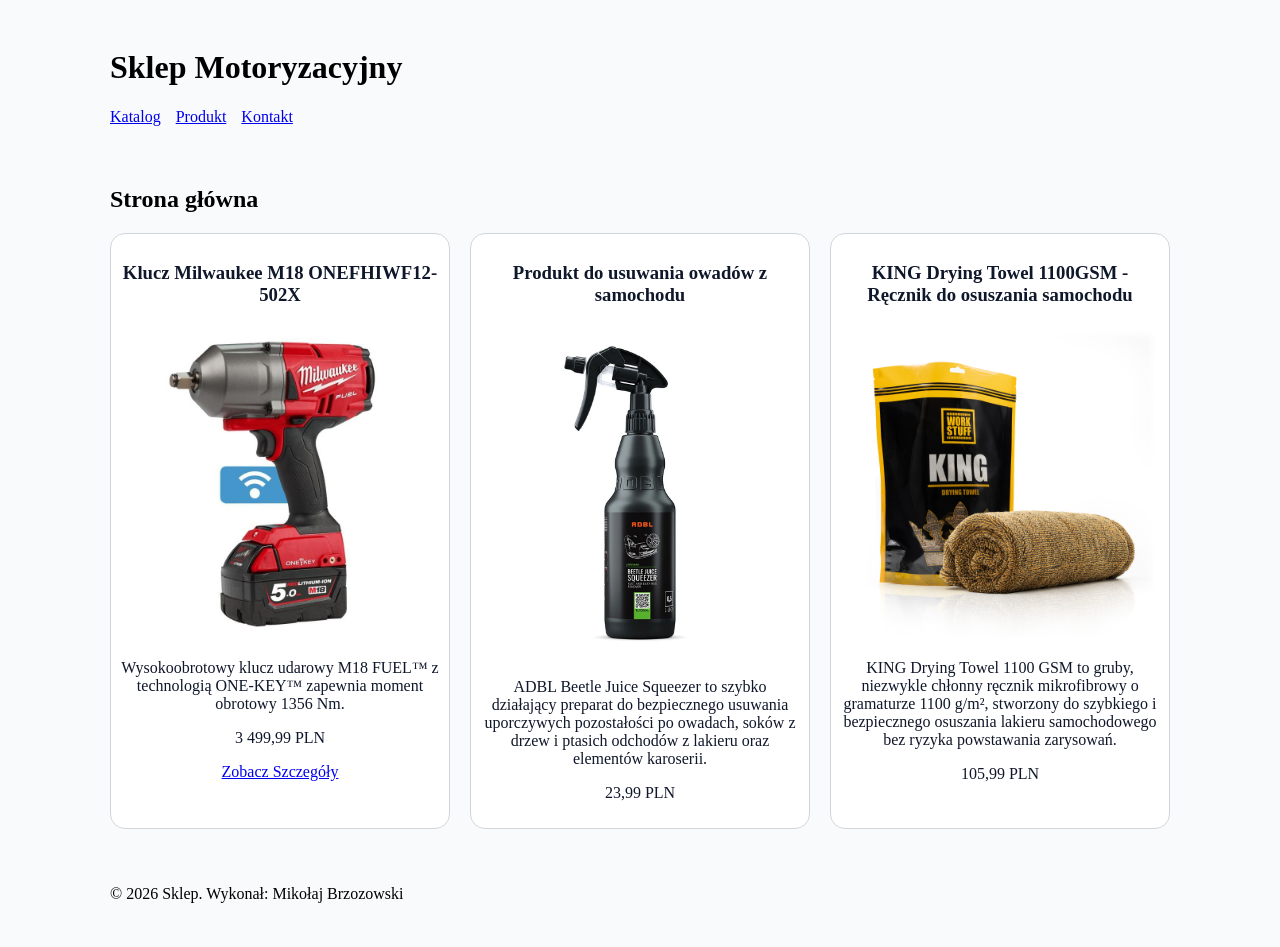
<file: lab1/index.html>
<!DOCTYPE html>
<html lang="pl">
<head>
    <meta charset="UTF-8">
    <meta name="viewport" content="width=device-width, initial-scale=1.0">
    <title>Sklep</title>
    <link rel="stylesheet" href="css/style.css">

</head>
<body>
<header>
    <h1>Sklep Motoryzacyjny</h1>
    <nav>
        <a href="index.html" aria-current="page">Katalog</a>
        <a href="produkt.html">Produkt</a>
        <a href="kontakt.html">Kontakt</a>
    </nav>
</header>
<main>
    <h2>Strona główna</h2>
    <div class="katalog">
        <article class="karta">
            <h3>Klucz Milwaukee M18 ONEFHIWF12-502X</h3>
            <img src="img/MILWAUKEE_M18_ONEFHIWF12-502X.jpg"
                 alt="Czerwono-czarny akumulatorowy klucz udarowy Milwaukee M18 FUEL z podpiętą baterią 5.0 Ah i niebieskim symbolem łączności" width="800" height="800">
            <p> Wysokoobrotowy klucz udarowy M18 FUEL™ z technologią ONE-KEY™ zapewnia moment obrotowy 1356 Nm.</p>
            <p>3 499,99 PLN</p>
            <a href="produkt.html">Zobacz Szczegóły</a>
        </article>
        <article class="karta">
            <h3>Produkt do usuwania owadów z samochodu</h3>
            <img src="img/ADBL_BEETLE_JUICE_SQUEEZER.jpg"
                 alt="Czarna butelka ze spryskiwaczem płynu ADBL Beetle Juice Squeezer do usuwania owadów" width="1000" height="1060">
            <p>ADBL Beetle Juice Squeezer to szybko działający preparat do bezpiecznego usuwania uporczywych pozostałości po owadach, soków z drzew i ptasich odchodów z lakieru oraz elementów karoserii.</p>
            <p>23,99 PLN</p>
        </article>
        <article class="karta">
            <h3>KING Drying Towel 1100GSM - Ręcznik do osuszania samochodu</h3>
            <img src="img/king_towell_1100gsm.jpeg" alt="Zrolowany puszysty ręcznik z mikrofibry obok czarno-żółtego opakowania Work Stuff King Drying Towel" width="1600" height="1600">
            <p>KING Drying Towel 1100 GSM to gruby, niezwykle chłonny ręcznik mikrofibrowy o gramaturze 1100 g/m², stworzony do szybkiego i bezpiecznego osuszania lakieru samochodowego bez ryzyka powstawania zarysowań.</p>
            <p>105,99 PLN</p>
        </article>
    </div>
</main>
<footer>
    <p>&copy; 2026 Sklep. Wykonał: Mikołaj Brzozowski</p>
</footer>
</body>
</html>
</file>
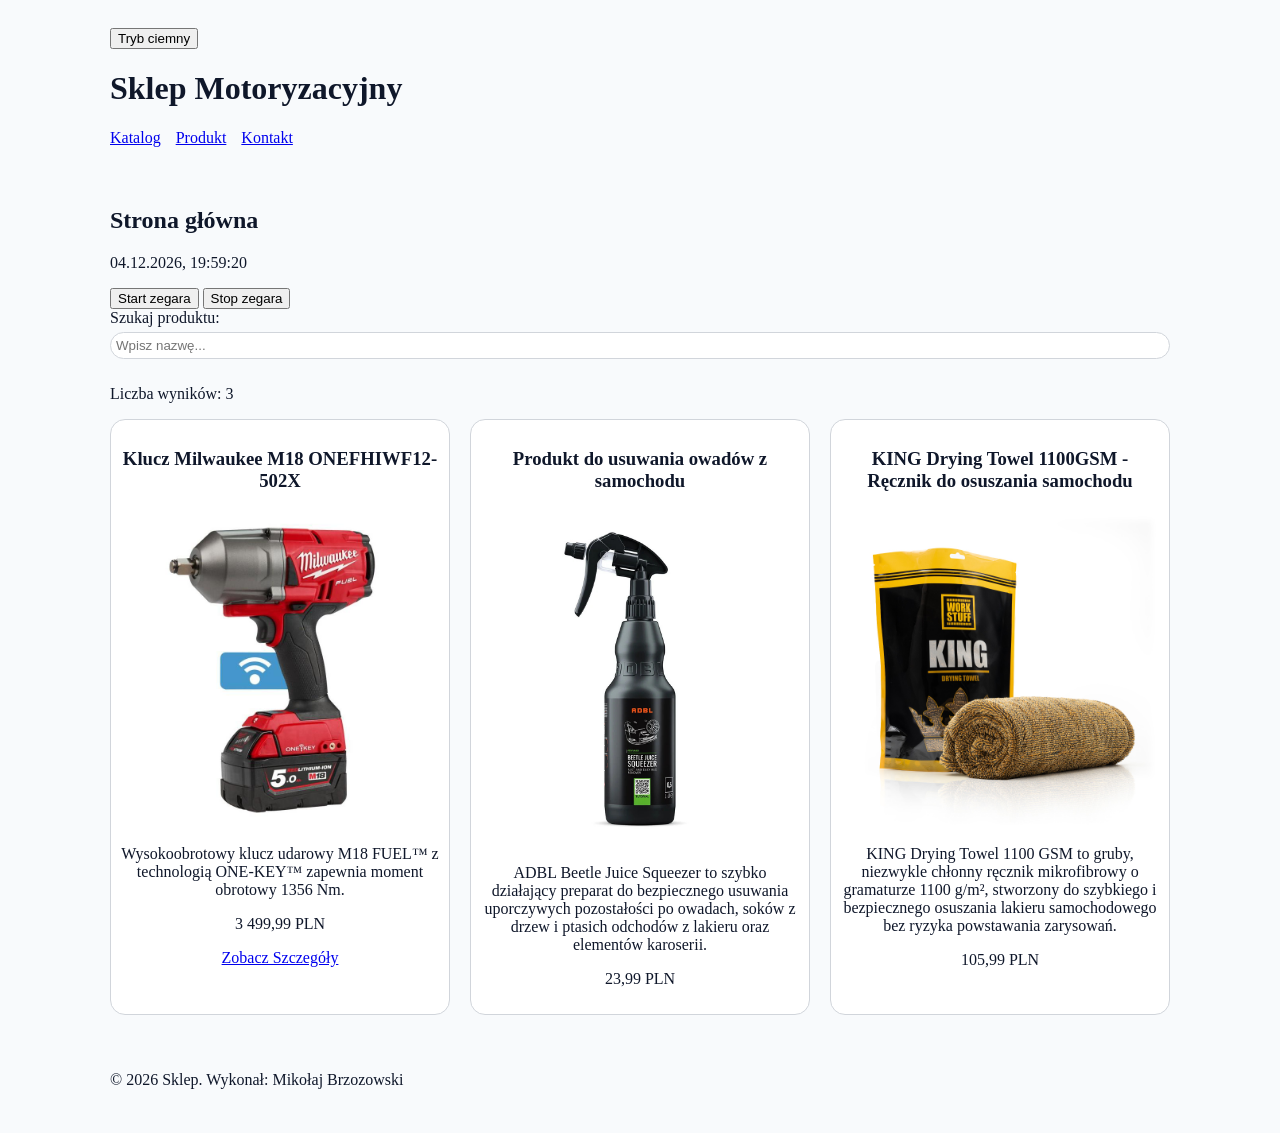
<file: lab2/index.html>
<!DOCTYPE html>
<html lang="pl">
<head>
    <meta charset="UTF-8">
    <meta name="viewport" content="width=device-width, initial-scale=1.0">
    <title>Sklep</title>
    <link rel="stylesheet" href="css/style.css">
    <script src="js/main.js" defer></script>

</head>
<body>
<header>
    <button type="button" id="theme-button" aria-pressed="false">Tryb ciemny</button>
    <h1>Sklep Motoryzacyjny</h1>
    <nav>
        <a href="index.html" aria-current="page">Katalog</a>
        <a href="produkt.html">Produkt</a>
        <a href="kontakt.html">Kontakt</a>
    </nav>
</header>
<main>
    <h2>Strona główna</h2>
    <p id="zegar-wyswietlacz"></p>
    <button type="button" id="start-zegara">Start zegara</button>
    <button type="button" id="stop-zegara">Stop zegara</button>
    <section class="wyszukiwarka-produktow">
        <label for="szukaj-produktu">Szukaj produktu:</label>
        <input type="search" id="szukaj-produktu" placeholder="Wpisz nazwę...">
        <div aria-live="polite" id="obszar-komunikatow">
            <p>Liczba wyników: <span id="licznik-wynikow"></span></p>
            <p id="brak-wynikow" hidden>Brak produktów pasujących do wyszukiwania.</p>
        </div>
    </section>
    <div class="katalog">
        <article class="karta">
            <h3>Klucz Milwaukee M18 ONEFHIWF12-502X</h3>
            <img src="img/MILWAUKEE_M18_ONEFHIWF12-502X.jpg"
                 alt="Czerwono-czarny akumulatorowy klucz udarowy Milwaukee M18 FUEL z podpiętą baterią 5.0 Ah i niebieskim symbolem łączności" width="800" height="800">
            <p> Wysokoobrotowy klucz udarowy M18 FUEL™ z technologią ONE-KEY™ zapewnia moment obrotowy 1356 Nm.</p>
            <p>3 499,99 PLN</p>
            <a href="produkt.html">Zobacz Szczegóły</a>
        </article>
        <article class="karta">
            <h3>Produkt do usuwania owadów z samochodu</h3>
            <img src="img/ADBL_BEETLE_JUICE_SQUEEZER.jpg"
                 alt="Czarna butelka ze spryskiwaczem płynu ADBL Beetle Juice Squeezer do usuwania owadów" width="1000" height="1060">
            <p>ADBL Beetle Juice Squeezer to szybko działający preparat do bezpiecznego usuwania uporczywych pozostałości po owadach, soków z drzew i ptasich odchodów z lakieru oraz elementów karoserii.</p>
            <p>23,99 PLN</p>
        </article>
        <article class="karta">
            <h3>KING Drying Towel 1100GSM - Ręcznik do osuszania samochodu</h3>
            <img src="img/king_towell_1100gsm.jpeg" alt="Zrolowany puszysty ręcznik z mikrofibry obok czarno-żółtego opakowania Work Stuff King Drying Towel" width="1600" height="1600">
            <p>KING Drying Towel 1100 GSM to gruby, niezwykle chłonny ręcznik mikrofibrowy o gramaturze 1100 g/m², stworzony do szybkiego i bezpiecznego osuszania lakieru samochodowego bez ryzyka powstawania zarysowań.</p>
            <p>105,99 PLN</p>
        </article>
    </div>
</main>
<footer>
    <p>&copy; 2026 Sklep. Wykonał: Mikołaj Brzozowski</p>
</footer>
</body>
</html>
</file>
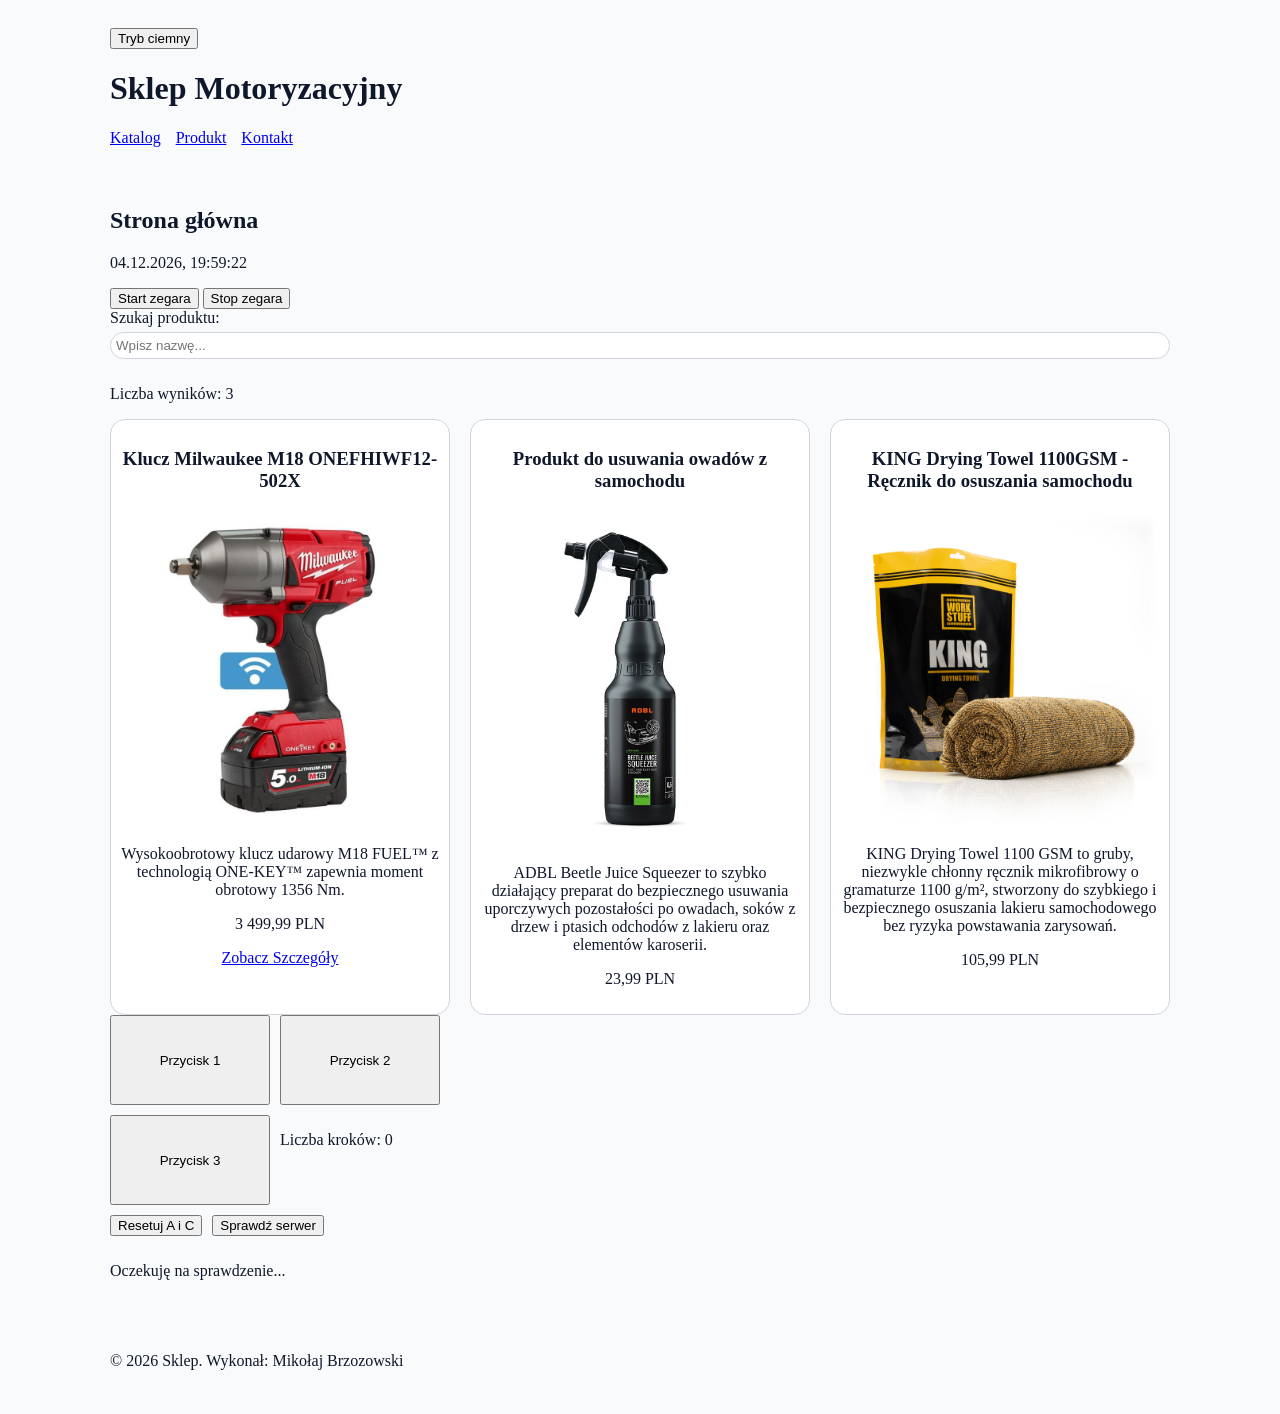
<file: lab3/index.html>
<!DOCTYPE html>
<html lang="pl">
<head>
    <meta charset="UTF-8">
    <meta name="viewport" content="width=device-width, initial-scale=1.0">
    <title>Sklep</title>
    <link rel="stylesheet" href="css/style.css">
    <script src="js/main.js" defer></script>
    <script src="vendor/jquery-4.0.0.min.js" defer></script>
    <script src="js/lab3.js" defer></script>

</head>
<body>
<header>
    <button type="button" id="theme-button" aria-pressed="false">Tryb ciemny</button>
    <h1>Sklep Motoryzacyjny</h1>
    <nav>
        <a href="index.html" aria-current="page">Katalog</a>
        <a href="produkt.html">Produkt</a>
        <a href="kontakt.html">Kontakt</a>
    </nav>
</header>
<main>
    <h2>Strona główna</h2>
    <p id="zegar-wyswietlacz"></p>
    <button type="button" id="start-zegara">Start zegara</button>
    <button type="button" id="stop-zegara">Stop zegara</button>
    <section class="wyszukiwarka-produktow">
        <label for="szukaj-produktu">Szukaj produktu:</label>
        <input type="search" id="szukaj-produktu" placeholder="Wpisz nazwę...">
        <div aria-live="polite" id="obszar-komunikatow">
            <p>Liczba wyników: <span id="licznik-wynikow"></span></p>
            <p id="brak-wynikow" hidden>Brak produktów pasujących do wyszukiwania.</p>
        </div>
    </section>
    <div class="katalog">
        <article class="karta">
            <h3>Klucz Milwaukee M18 ONEFHIWF12-502X</h3>
            <img src="img/MILWAUKEE_M18_ONEFHIWF12-502X.jpg"
                 alt="Czerwono-czarny akumulatorowy klucz udarowy Milwaukee M18 FUEL z podpiętą baterią 5.0 Ah i niebieskim symbolem łączności" width="800" height="800">
            <p> Wysokoobrotowy klucz udarowy M18 FUEL™ z technologią ONE-KEY™ zapewnia moment obrotowy 1356 Nm.</p>
            <p>3 499,99 PLN</p>
            <a href="produkt.html">Zobacz Szczegóły</a>
        </article>
        <article class="karta">
            <h3>Produkt do usuwania owadów z samochodu</h3>
            <img src="img/ADBL_BEETLE_JUICE_SQUEEZER.jpg"
                 alt="Czarna butelka ze spryskiwaczem płynu ADBL Beetle Juice Squeezer do usuwania owadów" width="1000" height="1060">
            <p>ADBL Beetle Juice Squeezer to szybko działający preparat do bezpiecznego usuwania uporczywych pozostałości po owadach, soków z drzew i ptasich odchodów z lakieru oraz elementów karoserii.</p>
            <p>23,99 PLN</p>
        </article>
        <article class="karta">
            <h3>KING Drying Towel 1100GSM - Ręcznik do osuszania samochodu</h3>
            <img src="img/king_towell_1100gsm.jpeg" alt="Zrolowany puszysty ręcznik z mikrofibry obok czarno-żółtego opakowania Work Stuff King Drying Towel" width="1600" height="1600">
            <p>KING Drying Towel 1100 GSM to gruby, niezwykle chłonny ręcznik mikrofibrowy o gramaturze 1100 g/m², stworzony do szybkiego i bezpiecznego osuszania lakieru samochodowego bez ryzyka powstawania zarysowań.</p>
            <p>105,99 PLN</p>
        </article>
    </div>
    <section class="sekcja_demo">
        <button type="button" class="przycisk_animowany" id="przycisk_1">Przycisk 1</button>
        <button type="button" class="przycisk_animowany" id="przycisk_2">Przycisk 2</button>
        <button type="button" class="przycisk_animowany" id="przycisk_3">Przycisk 3</button>
        <p id="status_krokow" role="status">Liczba kroków: 0</p>
        <button type="button" id="przycisk_reset">Resetuj A i C</button>
        <button type="button" id="przycisk_sprawdz">Sprawdź serwer</button>
        <p id="wynik_serwera" role="status">Oczekuję na sprawdzenie...</p>
    </section>
</main>
<footer>
    <p>&copy; 2026 Sklep. Wykonał: Mikołaj Brzozowski</p>
</footer>
</body>
</html>
</file>
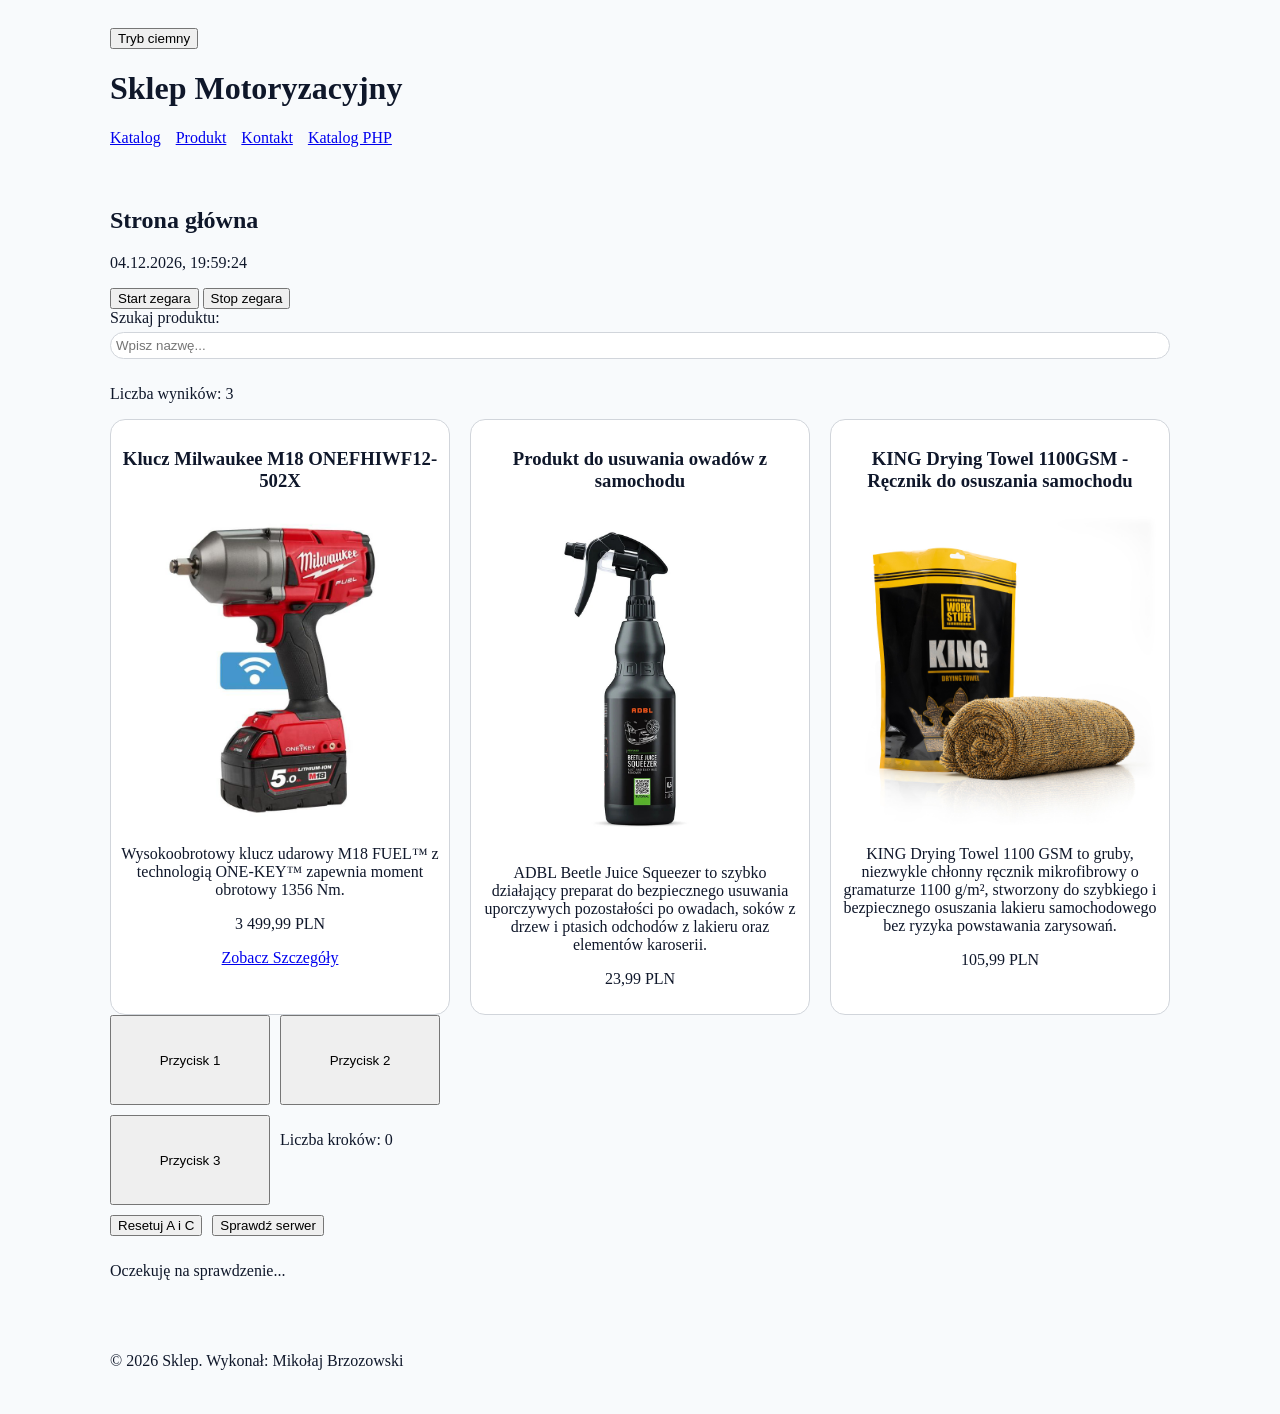
<file: lab4/index.html>
<!DOCTYPE html>
<html lang="pl">
<head>
    <meta charset="UTF-8">
    <meta name="viewport" content="width=device-width, initial-scale=1.0">
    <title>Sklep</title>
    <link rel="stylesheet" href="css/style.css">
    <script src="js/main.js" defer></script>
    <script src="vendor/jquery-4.0.0.min.js" defer></script>
    <script src="js/lab3.js" defer></script>

</head>
<body>
<header>
    <button type="button" id="theme-button" aria-pressed="false">Tryb ciemny</button>
    <h1>Sklep Motoryzacyjny</h1>
    <nav>
        <a href="index.html" aria-current="page">Katalog</a>
        <a href="html/produkt.html">Produkt</a>
        <a href="html/kontakt.html">Kontakt</a>
        <a href="lab4.php">Katalog PHP</a>
    </nav>
</header>
<main>
    <h2>Strona główna</h2>
    <p id="zegar-wyswietlacz"></p>
    <button type="button" id="start-zegara">Start zegara</button>
    <button type="button" id="stop-zegara">Stop zegara</button>
    <section class="wyszukiwarka-produktow">
        <label for="szukaj-produktu">Szukaj produktu:</label>
        <input type="search" id="szukaj-produktu" placeholder="Wpisz nazwę...">
        <div aria-live="polite" id="obszar-komunikatow">
            <p>Liczba wyników: <span id="licznik-wynikow"></span></p>
            <p id="brak-wynikow" hidden>Brak produktów pasujących do wyszukiwania.</p>
        </div>
    </section>
    <div class="katalog">
        <article class="karta">
            <h3>Klucz Milwaukee M18 ONEFHIWF12-502X</h3>
            <img src="img/MILWAUKEE_M18_ONEFHIWF12-502X.jpg"
                 alt="Czerwono-czarny akumulatorowy klucz udarowy Milwaukee M18 FUEL z podpiętą baterią 5.0 Ah i niebieskim symbolem łączności" width="800" height="800">
            <p> Wysokoobrotowy klucz udarowy M18 FUEL™ z technologią ONE-KEY™ zapewnia moment obrotowy 1356 Nm.</p>
            <p>3 499,99 PLN</p>
            <a href="html/produkt.html">Zobacz Szczegóły</a>
        </article>
        <article class="karta">
            <h3>Produkt do usuwania owadów z samochodu</h3>
            <img src="img/ADBL_BEETLE_JUICE_SQUEEZER.jpg"
                 alt="Czarna butelka ze spryskiwaczem płynu ADBL Beetle Juice Squeezer do usuwania owadów" width="1000" height="1060">
            <p>ADBL Beetle Juice Squeezer to szybko działający preparat do bezpiecznego usuwania uporczywych pozostałości po owadach, soków z drzew i ptasich odchodów z lakieru oraz elementów karoserii.</p>
            <p>23,99 PLN</p>
        </article>
        <article class="karta">
            <h3>KING Drying Towel 1100GSM - Ręcznik do osuszania samochodu</h3>
            <img src="img/king_towell_1100gsm.jpeg" alt="Zrolowany puszysty ręcznik z mikrofibry obok czarno-żółtego opakowania Work Stuff King Drying Towel" width="1600" height="1600">
            <p>KING Drying Towel 1100 GSM to gruby, niezwykle chłonny ręcznik mikrofibrowy o gramaturze 1100 g/m², stworzony do szybkiego i bezpiecznego osuszania lakieru samochodowego bez ryzyka powstawania zarysowań.</p>
            <p>105,99 PLN</p>
        </article>
    </div>
    <section class="sekcja_demo">
        <button type="button" class="przycisk_animowany" id="przycisk_1">Przycisk 1</button>
        <button type="button" class="przycisk_animowany" id="przycisk_2">Przycisk 2</button>
        <button type="button" class="przycisk_animowany" id="przycisk_3">Przycisk 3</button>
        <p id="status_krokow" role="status">Liczba kroków: 0</p>
        <button type="button" id="przycisk_reset">Resetuj A i C</button>
        <button type="button" id="przycisk_sprawdz">Sprawdź serwer</button>
        <p id="wynik_serwera" role="status">Oczekuję na sprawdzenie...</p>
    </section>
</main>
<footer>
    <p>&copy; 2026 Sklep. Wykonał: Mikołaj Brzozowski</p>
</footer>
</body>
</html>
</file>
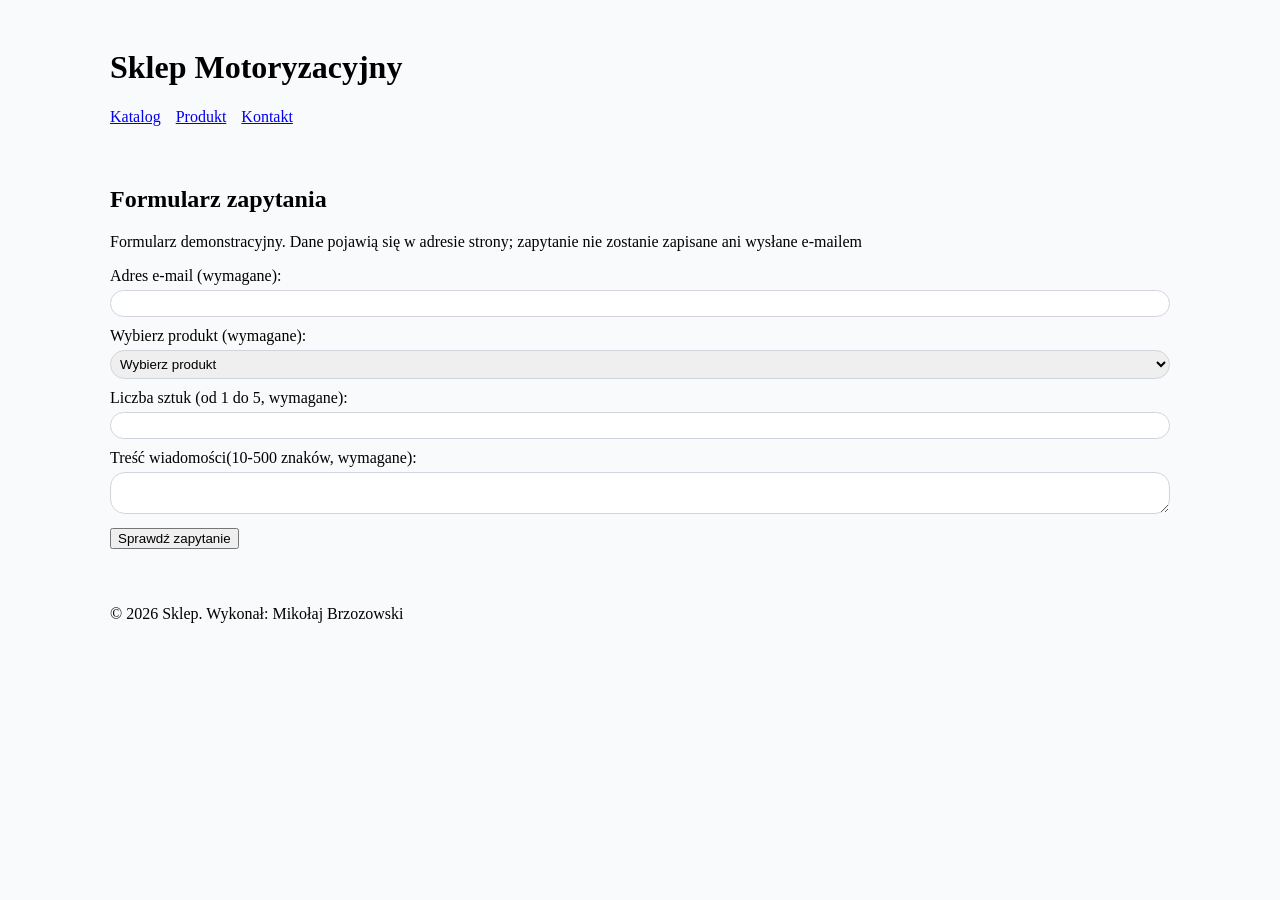
<file: lab1/kontakt.html>
<!DOCTYPE html>
<html lang="pl">
<head>
    <meta charset="UTF-8">
    <meta name="viewport" content="width=device-width, initial-scale=1.0">
    <title>Kontakt</title>
    <link rel="stylesheet" href="css/style.css">

</head>
<body>
<header>
    <h1>Sklep Motoryzacyjny</h1>
    <nav>
        <a href="index.html">Katalog</a>
        <a href="produkt.html">Produkt</a>
        <a href="kontakt.html" aria-current="page">Kontakt</a>
    </nav>
</header>
<main>
    <h2>Formularz zapytania</h2>
    <p>Formularz demonstracyjny. Dane pojawią się w adresie strony; zapytanie nie zostanie zapisane ani wysłane e-mailem</p>
    <form method="get" action="kontakt.html">
        <label for="email"> Adres e-mail (wymagane): </label>
        <input id="email" type="email" name="email" required>
        <label for="produkt">Wybierz produkt (wymagane): </label>
        <select id="produkt" name="produkt" required>
            <option value="">Wybierz produkt</option>
            <option value="KluczMilwaukee">Klucz Milwaukee M18 ONEFHIWF12-502X</option>
            <option value="ADBL">ADBL Beetle Juice Squeezer</option>
            <option value="KING">KING Drying Towel 1100GSM</option>
        </select>
        <label for="ilosc">Liczba sztuk (od 1 do 5, wymagane):</label>
        <input id="ilosc" type="number" name="ilosc" required min="1" max="5" step="1">
        <label for="wiadomosc">Treść wiadomości(10-500 znaków, wymagane):</label>
        <textarea id="wiadomosc" name="wiadomosc" required minlength="10" maxlength="500"></textarea>
        <button type="submit">Sprawdź zapytanie</button>

    </form>
</main>
<footer>
    <p>&copy; 2026 Sklep. Wykonał: Mikołaj Brzozowski</p>
</footer>
</body>
</html>
</file>
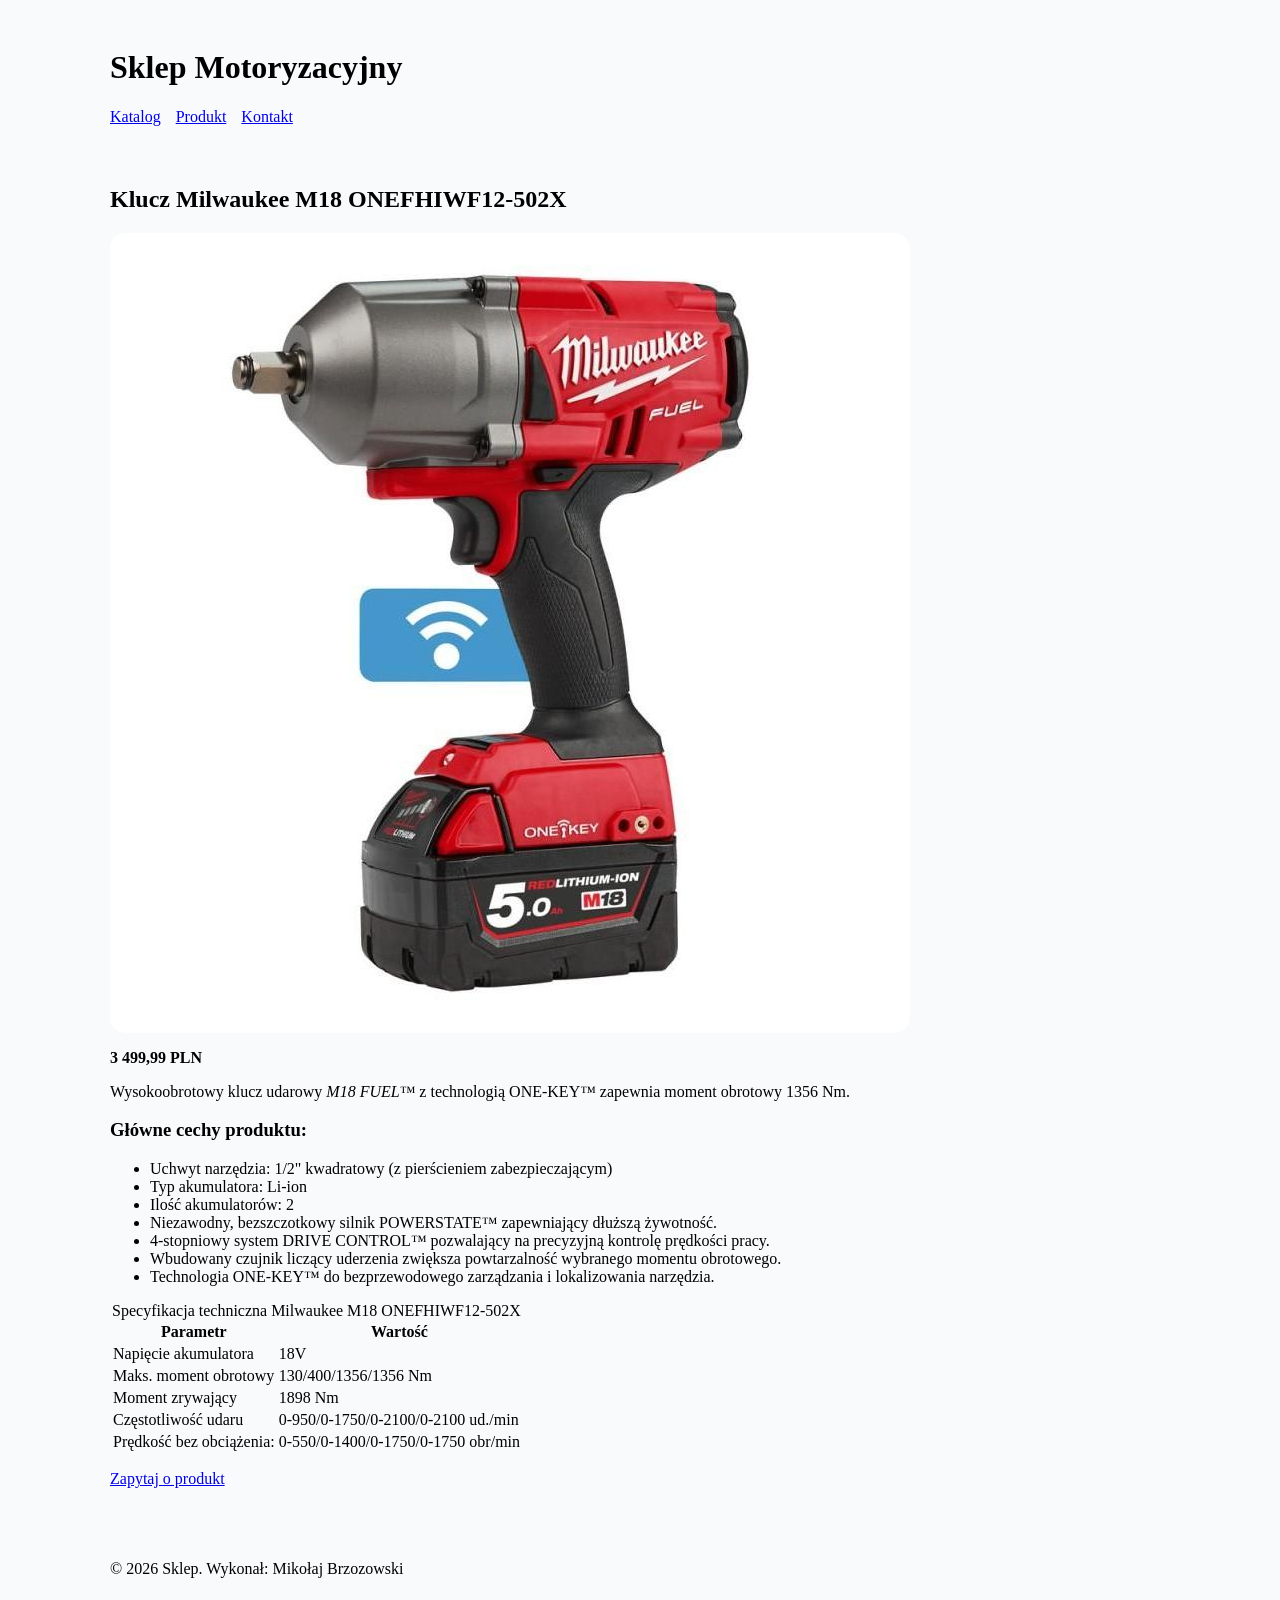
<file: lab1/produkt.html>
<!DOCTYPE html>
<html lang="pl">
<head>
    <meta charset="UTF-8">
    <meta name="viewport" content="width=device-width, initial-scale=1.0">
    <title>Produkt</title>
    <link rel="stylesheet" href="css/style.css">

</head>
<body>
<header>
    <h1>Sklep Motoryzacyjny</h1>
    <nav>
        <a href="index.html">Katalog</a>
        <a href="produkt.html" aria-current="page">Produkt</a>
        <a href="kontakt.html">Kontakt</a>
    </nav>
</header>
<main>
    <h2>Klucz Milwaukee M18 ONEFHIWF12-502X</h2>
    <img src="img/MILWAUKEE_M18_ONEFHIWF12-502X.jpg" alt="Czerwono-czarny akumulatorowy klucz udarowy Milwaukee M18 FUEL z podpiętą baterią 5.0 Ah i niebieskim symbolem łączności" width="800" height="800">
    <p><strong>3 499,99 PLN</strong></p>
    <p>Wysokoobrotowy klucz udarowy <em>M18 FUEL™</em> z technologią ONE-KEY™ zapewnia moment obrotowy 1356 Nm.</p>
    <h3>Główne cechy produktu:</h3>
    <ul>
        <li>Uchwyt narzędzia: 1/2" kwadratowy (z pierścieniem zabezpieczającym)</li>
        <li>Typ akumulatora: Li-ion</li>
        <li>Ilość akumulatorów: 2</li>
        <li>Niezawodny, bezszczotkowy silnik POWERSTATE™ zapewniający dłuższą żywotność.</li>
        <li>4-stopniowy system DRIVE CONTROL™ pozwalający na precyzyjną kontrolę prędkości pracy.</li>
        <li>Wbudowany czujnik liczący uderzenia zwiększa powtarzalność wybranego momentu obrotowego.</li>
        <li>Technologia ONE-KEY™ do bezprzewodowego zarządzania i lokalizowania narzędzia.</li>
    </ul>
    <table>
        <caption>Specyfikacja techniczna Milwaukee M18 ONEFHIWF12-502X</caption>
        <thead>
        <tr>
            <th scope="col">Parametr</th>
            <th scope="col">Wartość</th>
        </tr>
        </thead>
        <tbody>
        <tr>
            <td>Napięcie akumulatora</td>
            <td>18V</td>
        </tr>
        <tr>
            <td>Maks. moment obrotowy</td>
            <td>130/400/1356/1356 Nm</td>
        </tr>
        <tr>
            <td>Moment zrywający</td>
            <td>1898 Nm</td>
        </tr>
        <tr>
            <td>Częstotliwość udaru</td>
            <td>0-950/0-1750/0-2100/0-2100 ud./min</td>
        </tr>
        <tr>
            <td>Prędkość bez obciążenia:</td>
            <td>0-550/0-1400/0-1750/0-1750 obr/min</td>
        </tr>
        </tbody>
    </table>
    <p><a href="kontakt.html">Zapytaj o produkt</a></p>
</main>
<footer>
    <p>&copy; 2026 Sklep. Wykonał: Mikołaj Brzozowski</p>
</footer>
</body>
</html>
</file>
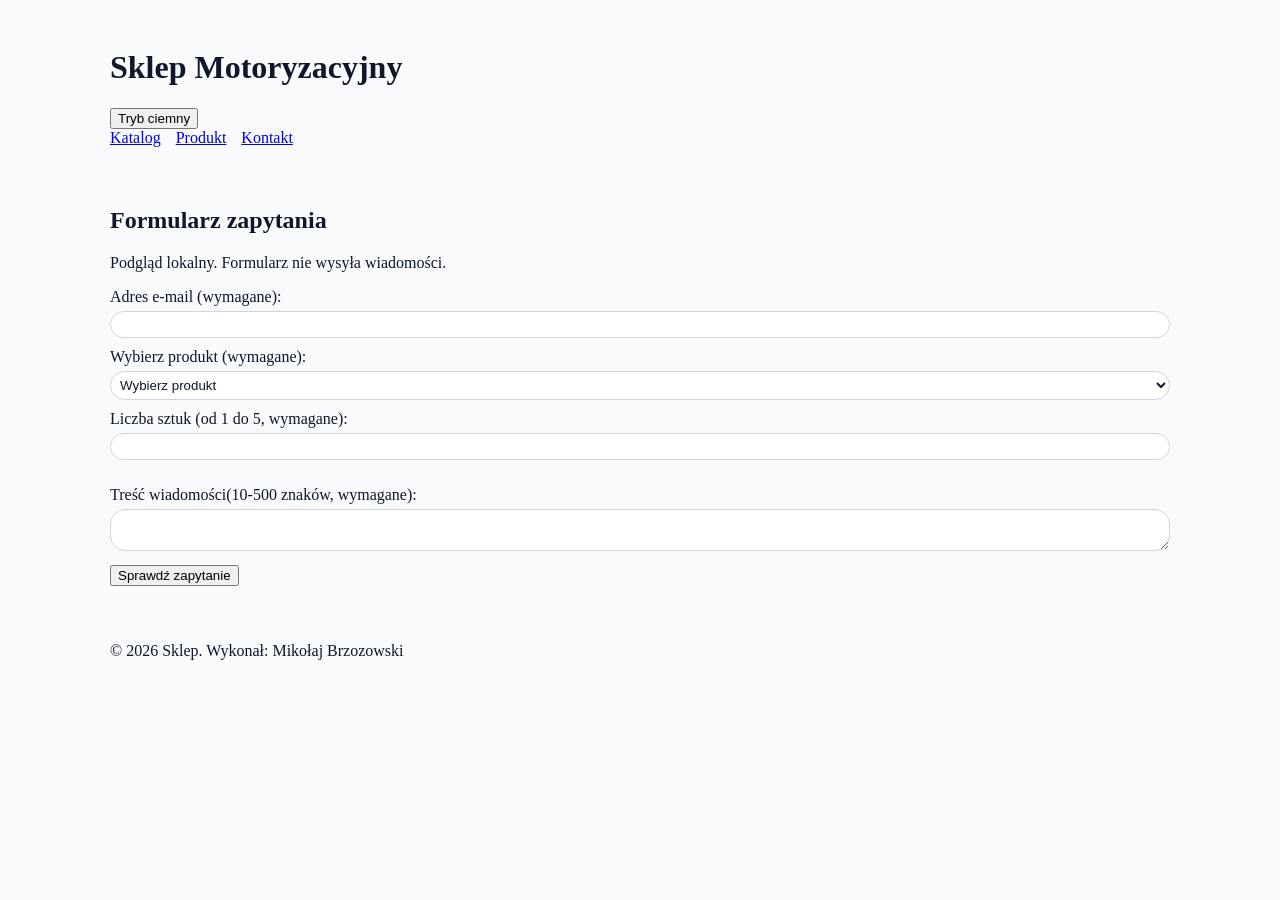
<file: lab2/kontakt.html>
<!DOCTYPE html>
<html lang="pl">
<head>
    <meta charset="UTF-8">
    <meta name="viewport" content="width=device-width, initial-scale=1.0">
    <title>Kontakt</title>
    <link rel="stylesheet" href="css/style.css">
    <script src="js/main.js" defer></script>


</head>
<body>
<header>
    <h1>Sklep Motoryzacyjny</h1>
    <button type="button" id="theme-button" aria-pressed="false">Tryb ciemny</button>
    <nav>
        <a href="index.html">Katalog</a>
        <a href="produkt.html">Produkt</a>
        <a href="kontakt.html" aria-current="page">Kontakt</a>
    </nav>
</header>
<main>
    <h2>Formularz zapytania</h2>
    <p>Podgląd lokalny. Formularz nie wysyła wiadomości.</p>
    <form id="formularz-kontaktowy">
        <label for="email"> Adres e-mail (wymagane): </label>
        <input id="email" type="email" name="email" required>
        <label for="produkt">Wybierz produkt (wymagane): </label>
        <select id="produkt" name="produkt" required>
            <option value="">Wybierz produkt</option>
            <option value="KluczMilwaukee">Klucz Milwaukee M18 ONEFHIWF12-502X</option>
            <option value="ADBL">ADBL Beetle Juice Squeezer</option>
            <option value="KING">KING Drying Towel 1100GSM</option>
        </select>
        <label for="ilosc">Liczba sztuk (od 1 do 5, wymagane):</label>
        <input id="ilosc" type="number" name="ilosc" required min="1" max="5" step="1">
        <p id="wartosc-obliczona"></p>
        <label for="wiadomosc">Treść wiadomości(10-500 znaków, wymagane):</label>
        <textarea id="wiadomosc" name="wiadomosc" required minlength="10" maxlength="500"></textarea>
        <p id="blad-wiadomosci" style="color: red;" hidden></p>
        <button type="submit">Sprawdź zapytanie</button>

    </form>
    
    <section id="podsumowanie-wysylki" hidden>
        <h3>Podsumowanie zapytania:</h3>
        <p>Produkt: <span id="out-produkt"></span></p>
        <p>Ilość: <span id="out-ilosc"></span></p>
        <p>Wartość: <span id="out-wartosc"></span></p>
        <p>Wiadomość: <span id="out-wiadomosc"></span></p>
    </section>
</main>
<footer>
    <p>&copy; 2026 Sklep. Wykonał: Mikołaj Brzozowski</p>
</footer>
</body>
</html>
</file>
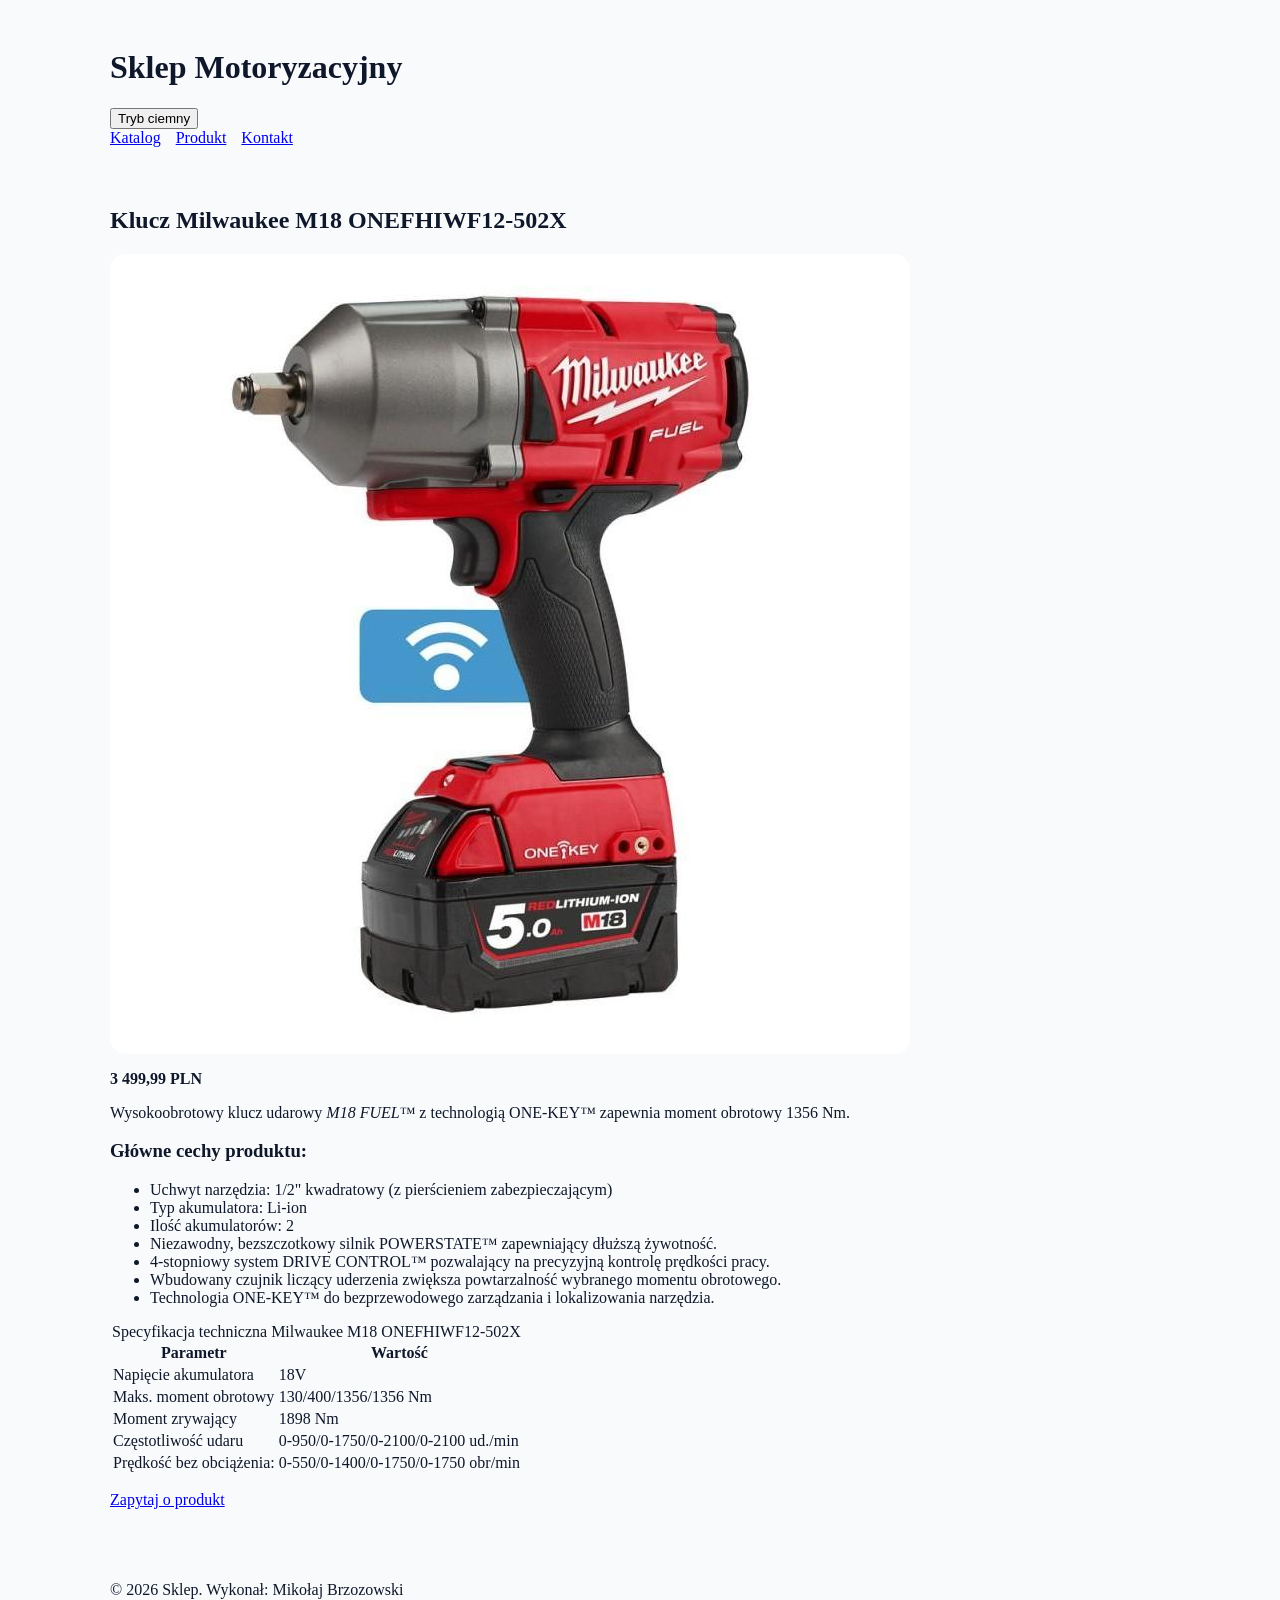
<file: lab2/produkt.html>
<!DOCTYPE html>
<html lang="pl">
<head>
    <meta charset="UTF-8">
    <meta name="viewport" content="width=device-width, initial-scale=1.0">
    <title>Produkt</title>
    <link rel="stylesheet" href="css/style.css">
    <script src="js/main.js" defer></script>


</head>
<body>
<header>
    <h1>Sklep Motoryzacyjny</h1>
    <button type="button" id="theme-button" aria-pressed="false">Tryb ciemny</button>
    <nav>
        <a href="index.html">Katalog</a>
        <a href="produkt.html" aria-current="page">Produkt</a>
        <a href="kontakt.html">Kontakt</a>
    </nav>
</header>
<main>
    <h2>Klucz Milwaukee M18 ONEFHIWF12-502X</h2>
    <img src="img/MILWAUKEE_M18_ONEFHIWF12-502X.jpg" alt="Czerwono-czarny akumulatorowy klucz udarowy Milwaukee M18 FUEL z podpiętą baterią 5.0 Ah i niebieskim symbolem łączności" width="800" height="800">
    <p><strong>3 499,99 PLN</strong></p>
    <p>Wysokoobrotowy klucz udarowy <em>M18 FUEL™</em> z technologią ONE-KEY™ zapewnia moment obrotowy 1356 Nm.</p>
    <h3>Główne cechy produktu:</h3>
    <ul>
        <li>Uchwyt narzędzia: 1/2" kwadratowy (z pierścieniem zabezpieczającym)</li>
        <li>Typ akumulatora: Li-ion</li>
        <li>Ilość akumulatorów: 2</li>
        <li>Niezawodny, bezszczotkowy silnik POWERSTATE™ zapewniający dłuższą żywotność.</li>
        <li>4-stopniowy system DRIVE CONTROL™ pozwalający na precyzyjną kontrolę prędkości pracy.</li>
        <li>Wbudowany czujnik liczący uderzenia zwiększa powtarzalność wybranego momentu obrotowego.</li>
        <li>Technologia ONE-KEY™ do bezprzewodowego zarządzania i lokalizowania narzędzia.</li>
    </ul>
    <table>
        <caption>Specyfikacja techniczna Milwaukee M18 ONEFHIWF12-502X</caption>
        <thead>
        <tr>
            <th scope="col">Parametr</th>
            <th scope="col">Wartość</th>
        </tr>
        </thead>
        <tbody>
        <tr>
            <td>Napięcie akumulatora</td>
            <td>18V</td>
        </tr>
        <tr>
            <td>Maks. moment obrotowy</td>
            <td>130/400/1356/1356 Nm</td>
        </tr>
        <tr>
            <td>Moment zrywający</td>
            <td>1898 Nm</td>
        </tr>
        <tr>
            <td>Częstotliwość udaru</td>
            <td>0-950/0-1750/0-2100/0-2100 ud./min</td>
        </tr>
        <tr>
            <td>Prędkość bez obciążenia:</td>
            <td>0-550/0-1400/0-1750/0-1750 obr/min</td>
        </tr>
        </tbody>
    </table>
    <p><a href="kontakt.html">Zapytaj o produkt</a></p>
</main>
<footer>
    <p>&copy; 2026 Sklep. Wykonał: Mikołaj Brzozowski</p>
</footer>
</body>
</html>
</file>
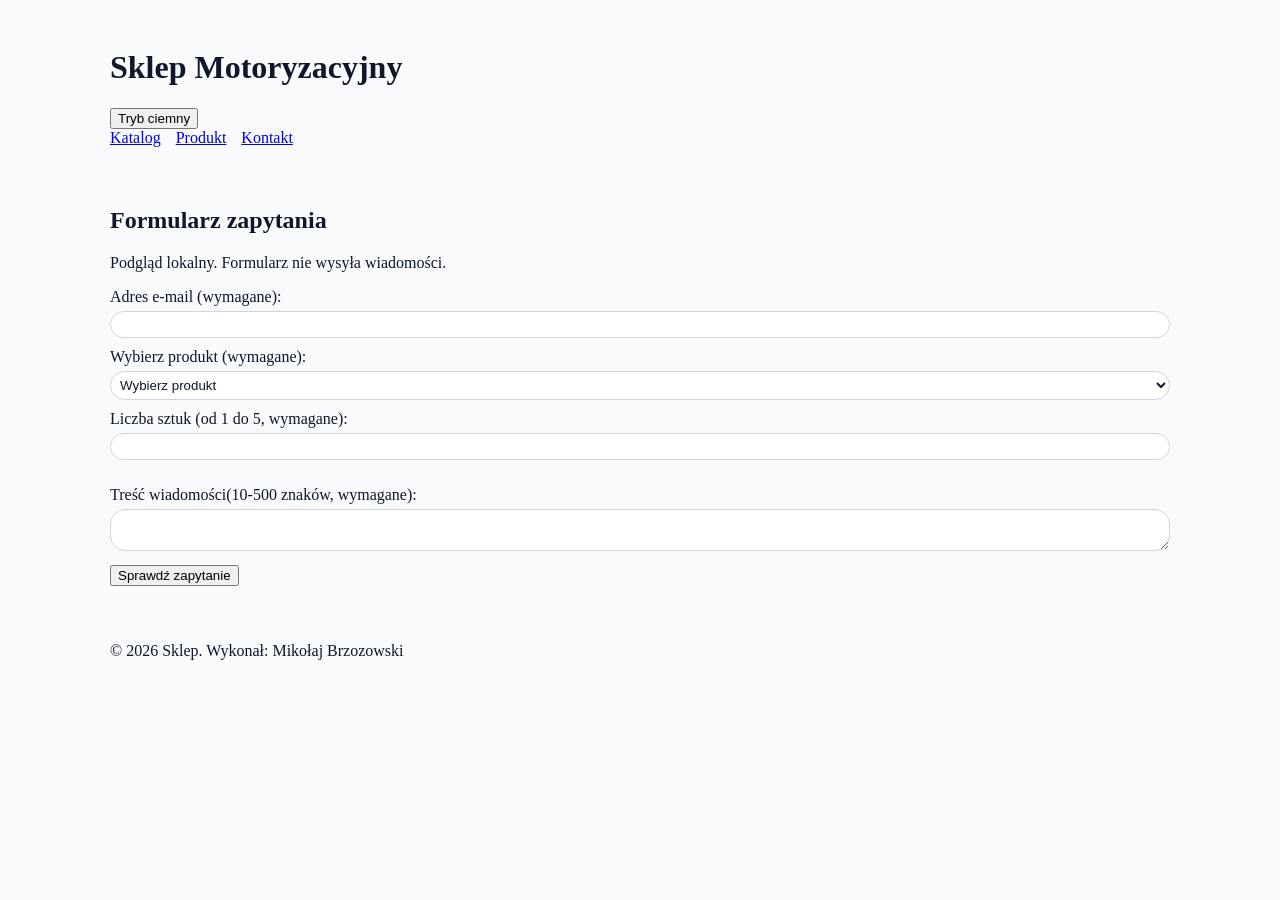
<file: lab4/html/kontakt.html>
<!DOCTYPE html>
<html lang="pl">
<head>
    <meta charset="UTF-8">
    <meta name="viewport" content="width=device-width, initial-scale=1.0">
    <title>Kontakt</title>
    <link rel="stylesheet" href="../css/style.css">
    <script src="../js/main.js" defer></script>


</head>
<body>
<header>
    <h1>Sklep Motoryzacyjny</h1>
    <button type="button" id="theme-button" aria-pressed="false">Tryb ciemny</button>
    <nav>
        <a href="../index.html">Katalog</a>
        <a href="produkt.html">Produkt</a>
        <a href="kontakt.html" aria-current="page">Kontakt</a>
    </nav>
</header>
<main>
    <h2>Formularz zapytania</h2>
    <p>Podgląd lokalny. Formularz nie wysyła wiadomości.</p>
    <form id="formularz-kontaktowy">
        <label for="email"> Adres e-mail (wymagane): </label>
        <input id="email" type="email" name="email" required>
        <label for="produkt">Wybierz produkt (wymagane): </label>
        <select id="produkt" name="produkt" required>
            <option value="">Wybierz produkt</option>
            <option value="KluczMilwaukee">Klucz Milwaukee M18 ONEFHIWF12-502X</option>
            <option value="ADBL">ADBL Beetle Juice Squeezer</option>
            <option value="KING">KING Drying Towel 1100GSM</option>
        </select>
        <label for="ilosc">Liczba sztuk (od 1 do 5, wymagane):</label>
        <input id="ilosc" type="number" name="ilosc" required min="1" max="5" step="1">
        <p id="wartosc-obliczona"></p>
        <label for="wiadomosc">Treść wiadomości(10-500 znaków, wymagane):</label>
        <textarea id="wiadomosc" name="wiadomosc" required minlength="10" maxlength="500"></textarea>
        <p id="blad-wiadomosci" style="color: red;" hidden></p>
        <button type="submit">Sprawdź zapytanie</button>

    </form>
    
    <section id="podsumowanie-wysylki" hidden>
        <h3>Podsumowanie zapytania:</h3>
        <p>Produkt: <span id="out-produkt"></span></p>
        <p>Ilość: <span id="out-ilosc"></span></p>
        <p>Wartość: <span id="out-wartosc"></span></p>
        <p>Wiadomość: <span id="out-wiadomosc"></span></p>
    </section>
</main>
<footer>
    <p>&copy; 2026 Sklep. Wykonał: Mikołaj Brzozowski</p>
</footer>
</body>
</html>
</file>
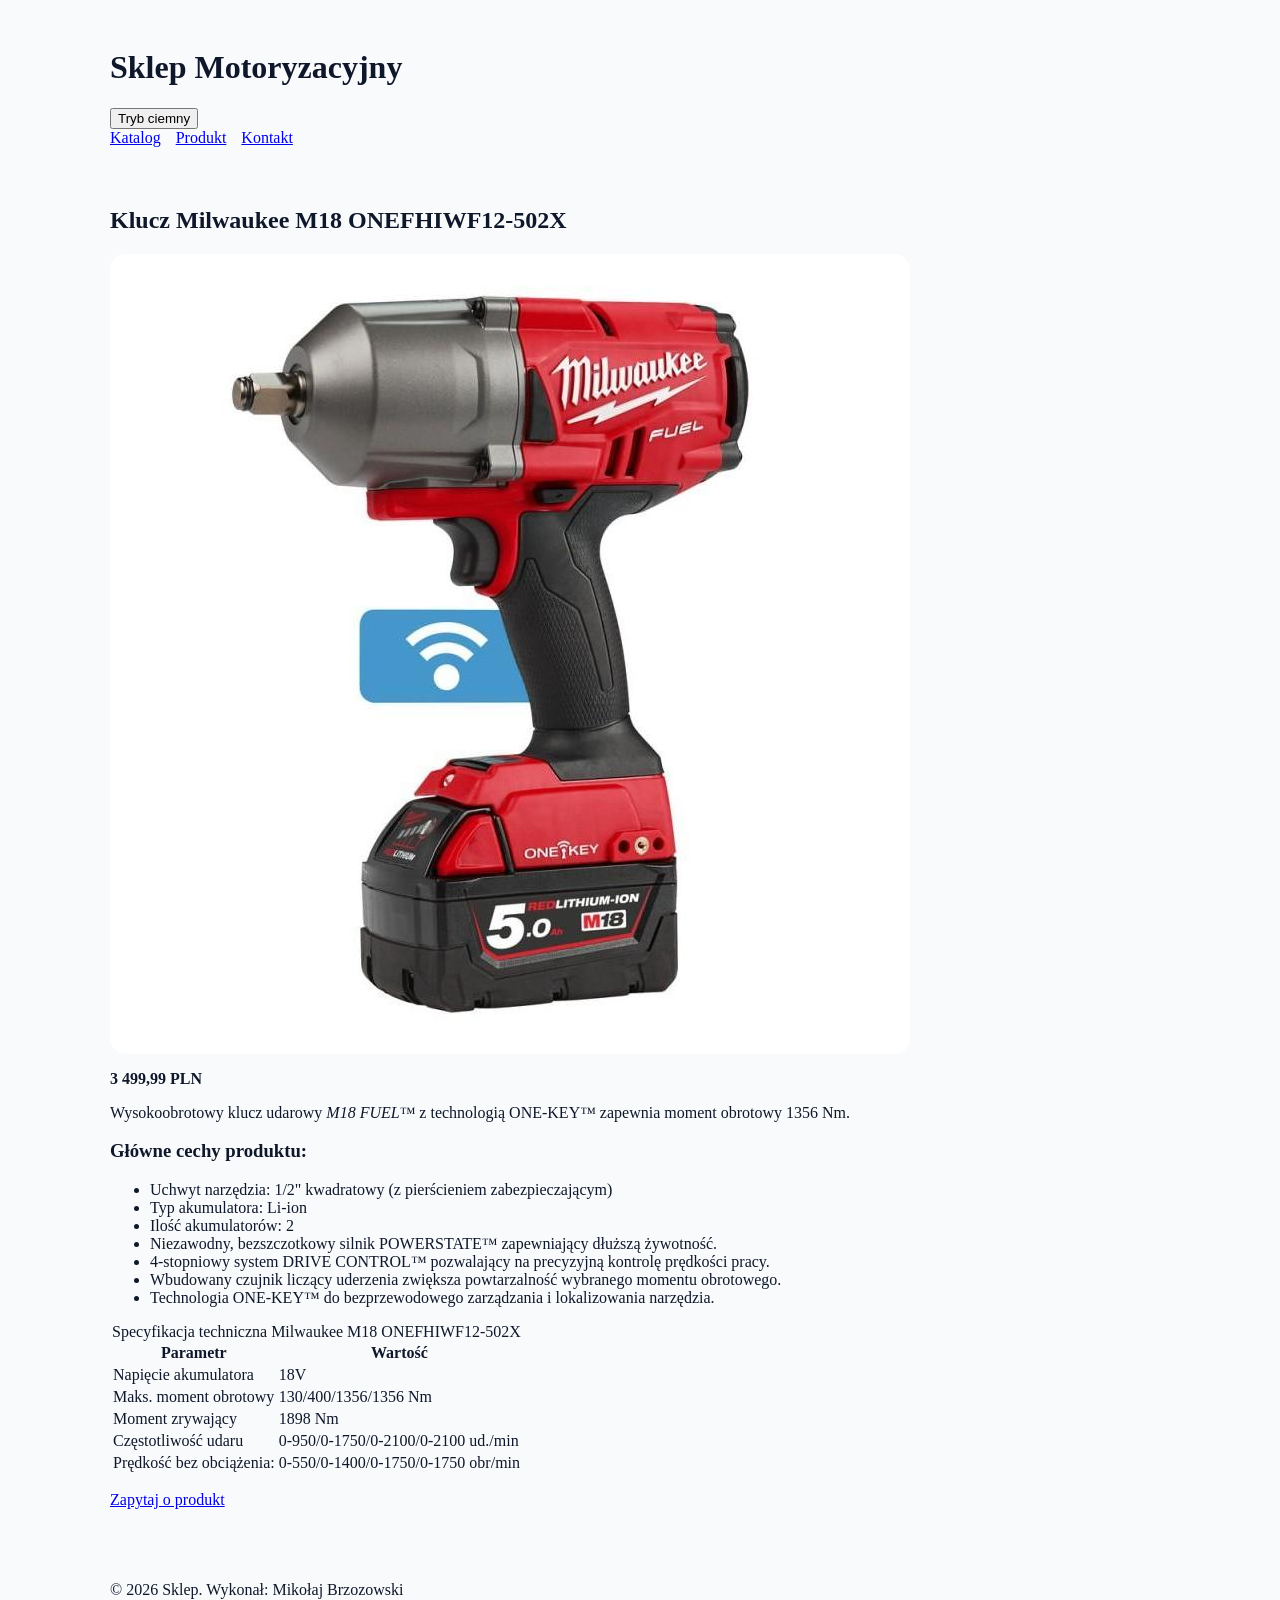
<file: lab4/html/produkt.html>
<!DOCTYPE html>
<html lang="pl">
<head>
    <meta charset="UTF-8">
    <meta name="viewport" content="width=device-width, initial-scale=1.0">
    <title>Produkt</title>
    <link rel="stylesheet" href="../css/style.css">
    <script src="../js/main.js" defer></script>


</head>
<body>
<header>
    <h1>Sklep Motoryzacyjny</h1>
    <button type="button" id="theme-button" aria-pressed="false">Tryb ciemny</button>
    <nav>
        <a href="../index.html">Katalog</a>
        <a href="produkt.html" aria-current="page">Produkt</a>
        <a href="kontakt.html">Kontakt</a>
    </nav>
</header>
<main>
    <h2>Klucz Milwaukee M18 ONEFHIWF12-502X</h2>
    <img src="../img/MILWAUKEE_M18_ONEFHIWF12-502X.jpg" alt="Czerwono-czarny akumulatorowy klucz udarowy Milwaukee M18 FUEL z podpiętą baterią 5.0 Ah i niebieskim symbolem łączności" width="800" height="800">
    <p><strong>3 499,99 PLN</strong></p>
    <p>Wysokoobrotowy klucz udarowy <em>M18 FUEL™</em> z technologią ONE-KEY™ zapewnia moment obrotowy 1356 Nm.</p>
    <h3>Główne cechy produktu:</h3>
    <ul>
        <li>Uchwyt narzędzia: 1/2" kwadratowy (z pierścieniem zabezpieczającym)</li>
        <li>Typ akumulatora: Li-ion</li>
        <li>Ilość akumulatorów: 2</li>
        <li>Niezawodny, bezszczotkowy silnik POWERSTATE™ zapewniający dłuższą żywotność.</li>
        <li>4-stopniowy system DRIVE CONTROL™ pozwalający na precyzyjną kontrolę prędkości pracy.</li>
        <li>Wbudowany czujnik liczący uderzenia zwiększa powtarzalność wybranego momentu obrotowego.</li>
        <li>Technologia ONE-KEY™ do bezprzewodowego zarządzania i lokalizowania narzędzia.</li>
    </ul>
    <table>
        <caption>Specyfikacja techniczna Milwaukee M18 ONEFHIWF12-502X</caption>
        <thead>
        <tr>
            <th scope="col">Parametr</th>
            <th scope="col">Wartość</th>
        </tr>
        </thead>
        <tbody>
        <tr>
            <td>Napięcie akumulatora</td>
            <td>18V</td>
        </tr>
        <tr>
            <td>Maks. moment obrotowy</td>
            <td>130/400/1356/1356 Nm</td>
        </tr>
        <tr>
            <td>Moment zrywający</td>
            <td>1898 Nm</td>
        </tr>
        <tr>
            <td>Częstotliwość udaru</td>
            <td>0-950/0-1750/0-2100/0-2100 ud./min</td>
        </tr>
        <tr>
            <td>Prędkość bez obciążenia:</td>
            <td>0-550/0-1400/0-1750/0-1750 obr/min</td>
        </tr>
        </tbody>
    </table>
    <p><a href="kontakt.html">Zapytaj o produkt</a></p>
</main>
<footer>
    <p>&copy; 2026 Sklep. Wykonał: Mikołaj Brzozowski</p>
</footer>
</body>
</html>
</file>
<file: lab1/css/style.css>
:root {
    --kolor-akcent: #1E3A8A;
    --kolor-tla-karty: #FFFFFF;
    --kolor-tekstu: #0F172A;
}

body {
    background-color: #F8FAFC;
}

.katalog {
    display: grid;
    grid-template-columns: 1fr;
    gap: 20px;
}

@media (min-width: 768px) {
    .katalog {
        grid-template-columns: repeat(3, 1fr);
    }

}

nav {
    display: flex;
    flex-wrap: wrap;
    gap: 15px;
}

* {
    box-sizing: border-box;
}

header, main, footer {
    max-width: 1100px;
    margin: 0 auto;
    padding: 20px;
}

img {
    max-width: 100%;
    height: auto;
    display: block;
    border-radius: 15px;
}

input, select, textarea {
    width: 100%;
    padding: 5px;
    margin-top: 5px;
    margin-bottom: 10px;
    border: 1px solid #d1d5db;
    border-radius: 15px;
}

.karta {
    background-color: var(--kolor-tla-karty);
    color: var(--kolor-tekstu);
    border: 1px solid #d1d5db;
    border-radius: 15px;
    padding: 10px;
    text-align: center;

}

a:hover, button:hover {
    color: var(--kolor-tekstu);
}

a:focus-visible, button:focus-visible, input:focus-visible, select:focus-visible, textarea:focus-visible {
    outline: 3px solid var(--kolor-akcent);
    outline-offset: 4px;
}
</file>
<file: lab2/css/style.css>
:root {
    --kolor-tla: #F8FAFC;
    --kolor-tekstu: #0F172A;
    --kolor-tla-karty: #FFFFFF;
    --kolor-tla-pola: #FFFFFF;
    --kolor-akcent: #1E3A8A;
    --kolor-ramki: #D1D5DB;
}

[data-theme="dark"] {
    --kolor-tla: #0F172A;
    --kolor-tekstu: #F8FAFC;
    --kolor-tla-karty: #1E293B;
    --kolor-tla-pola: #1E293B;
    --kolor-akcent: #475569;
    --kolor-ramki: #60A5FA;
}

body {
    background-color: var(--kolor-tla);
    color: var(--kolor-tekstu);
}

.katalog {
    display: grid;
    grid-template-columns: 1fr;
    gap: 20px;
}

@media (min-width: 768px) {
    .katalog {
        grid-template-columns: repeat(3, 1fr);
    }

}

nav {
    display: flex;
    flex-wrap: wrap;
    gap: 15px;
}

* {
    box-sizing: border-box;
}

header, main, footer {
    max-width: 1100px;
    margin: 0 auto;
    padding: 20px;
}

img {
    max-width: 100%;
    height: auto;
    display: block;
    border-radius: 15px;
}

input, select, textarea {
    background-color: var(--kolor-tla-pola);
    color: var(--kolor-tekstu);
    width: 100%;
    padding: 5px;
    margin-top: 5px;
    margin-bottom: 10px;
    border: 1px solid var(--kolor-ramki);
    border-radius: 15px;
}

.karta {
    background-color: var(--kolor-tla-karty);
    color: var(--kolor-tekstu);
    border: 1px solid var(--kolor-ramki);
    border-radius: 15px;
    padding: 10px;
    text-align: center;

}

a:hover, button:hover {
    color: var(--kolor-tekstu);
}

a:focus-visible, button:focus-visible, input:focus-visible, select:focus-visible, textarea:focus-visible {
    outline: 3px solid var(--kolor-akcent);
    outline-offset: 4px;
}

[hidden] {
    display: none !important;
}
</file>
<file: lab3/css/style.css>
:root {
    --kolor-tla: #F8FAFC;
    --kolor-tekstu: #0F172A;
    --kolor-tla-karty: #FFFFFF;
    --kolor-tla-pola: #FFFFFF;
    --kolor-akcent: #1E3A8A;
    --kolor-ramki: #D1D5DB;
}

[data-theme="dark"] {
    --kolor-tla: #0F172A;
    --kolor-tekstu: #F8FAFC;
    --kolor-tla-karty: #1E293B;
    --kolor-tla-pola: #1E293B;
    --kolor-akcent: #475569;
    --kolor-ramki: #60A5FA;
}

body {
    background-color: var(--kolor-tla);
    color: var(--kolor-tekstu);
}

.katalog {
    display: grid;
    grid-template-columns: 1fr;
    gap: 20px;
}

@media (min-width: 768px) {
    .katalog {
        grid-template-columns: repeat(3, 1fr);
    }

}

nav {
    display: flex;
    flex-wrap: wrap;
    gap: 15px;
}

* {
    box-sizing: border-box;
}

header, main, footer {
    max-width: 1100px;
    margin: 0 auto;
    padding: 20px;
}

img {
    max-width: 100%;
    height: auto;
    display: block;
    border-radius: 15px;
}

input, select, textarea {
    background-color: var(--kolor-tla-pola);
    color: var(--kolor-tekstu);
    width: 100%;
    padding: 5px;
    margin-top: 5px;
    margin-bottom: 10px;
    border: 1px solid var(--kolor-ramki);
    border-radius: 15px;
}

.karta {
    background-color: var(--kolor-tla-karty);
    color: var(--kolor-tekstu);
    border: 1px solid var(--kolor-ramki);
    border-radius: 15px;
    padding: 10px;
    text-align: center;

}

a:hover, button:hover {
    color: var(--kolor-tekstu);
}

a:focus-visible, button:focus-visible, input:focus-visible, select:focus-visible, textarea:focus-visible {
    outline: 3px solid var(--kolor-akcent);
    outline-offset: 4px;
}

[hidden] {
    display: none !important;
}

.sekcja_demo {
    display: flex;
    flex-wrap: wrap;
    max-width: 360px;
    gap: 10px;
}

.sekcja_demo .przycisk_animowany {
    width: 160px;
    height: 90px;
    box-sizing: border-box;
}
</file>
<file: lab4/css/style.css>
:root {
    --kolor-tla: #F8FAFC;
    --kolor-tekstu: #0F172A;
    --kolor-tla-karty: #FFFFFF;
    --kolor-tla-pola: #FFFFFF;
    --kolor-akcent: #1E3A8A;
    --kolor-ramki: #D1D5DB;
}

[data-theme="dark"] {
    --kolor-tla: #0F172A;
    --kolor-tekstu: #F8FAFC;
    --kolor-tla-karty: #1E293B;
    --kolor-tla-pola: #1E293B;
    --kolor-akcent: #475569;
    --kolor-ramki: #60A5FA;
}

body {
    background-color: var(--kolor-tla);
    color: var(--kolor-tekstu);
}

.katalog {
    display: grid;
    grid-template-columns: 1fr;
    gap: 20px;
}

@media (min-width: 768px) {
    .katalog {
        grid-template-columns: repeat(3, 1fr);
    }

}

nav {
    display: flex;
    flex-wrap: wrap;
    gap: 15px;
}

* {
    box-sizing: border-box;
}

header, main, footer {
    max-width: 1100px;
    margin: 0 auto;
    padding: 20px;
}

img {
    max-width: 100%;
    height: auto;
    display: block;
    border-radius: 15px;
}

input, select, textarea {
    background-color: var(--kolor-tla-pola);
    color: var(--kolor-tekstu);
    width: 100%;
    padding: 5px;
    margin-top: 5px;
    margin-bottom: 10px;
    border: 1px solid var(--kolor-ramki);
    border-radius: 15px;
}

.karta {
    background-color: var(--kolor-tla-karty);
    color: var(--kolor-tekstu);
    border: 1px solid var(--kolor-ramki);
    border-radius: 15px;
    padding: 10px;
    text-align: center;

}

a:hover, button:hover {
    color: var(--kolor-tekstu);
}

a:focus-visible, button:focus-visible, input:focus-visible, select:focus-visible, textarea:focus-visible {
    outline: 3px solid var(--kolor-akcent);
    outline-offset: 4px;
}

[hidden] {
    display: none !important;
}

.sekcja_demo {
    display: flex;
    flex-wrap: wrap;
    max-width: 360px;
    gap: 10px;
}

.sekcja_demo .przycisk_animowany {
    width: 160px;
    height: 90px;
    box-sizing: border-box;
}
</file>
